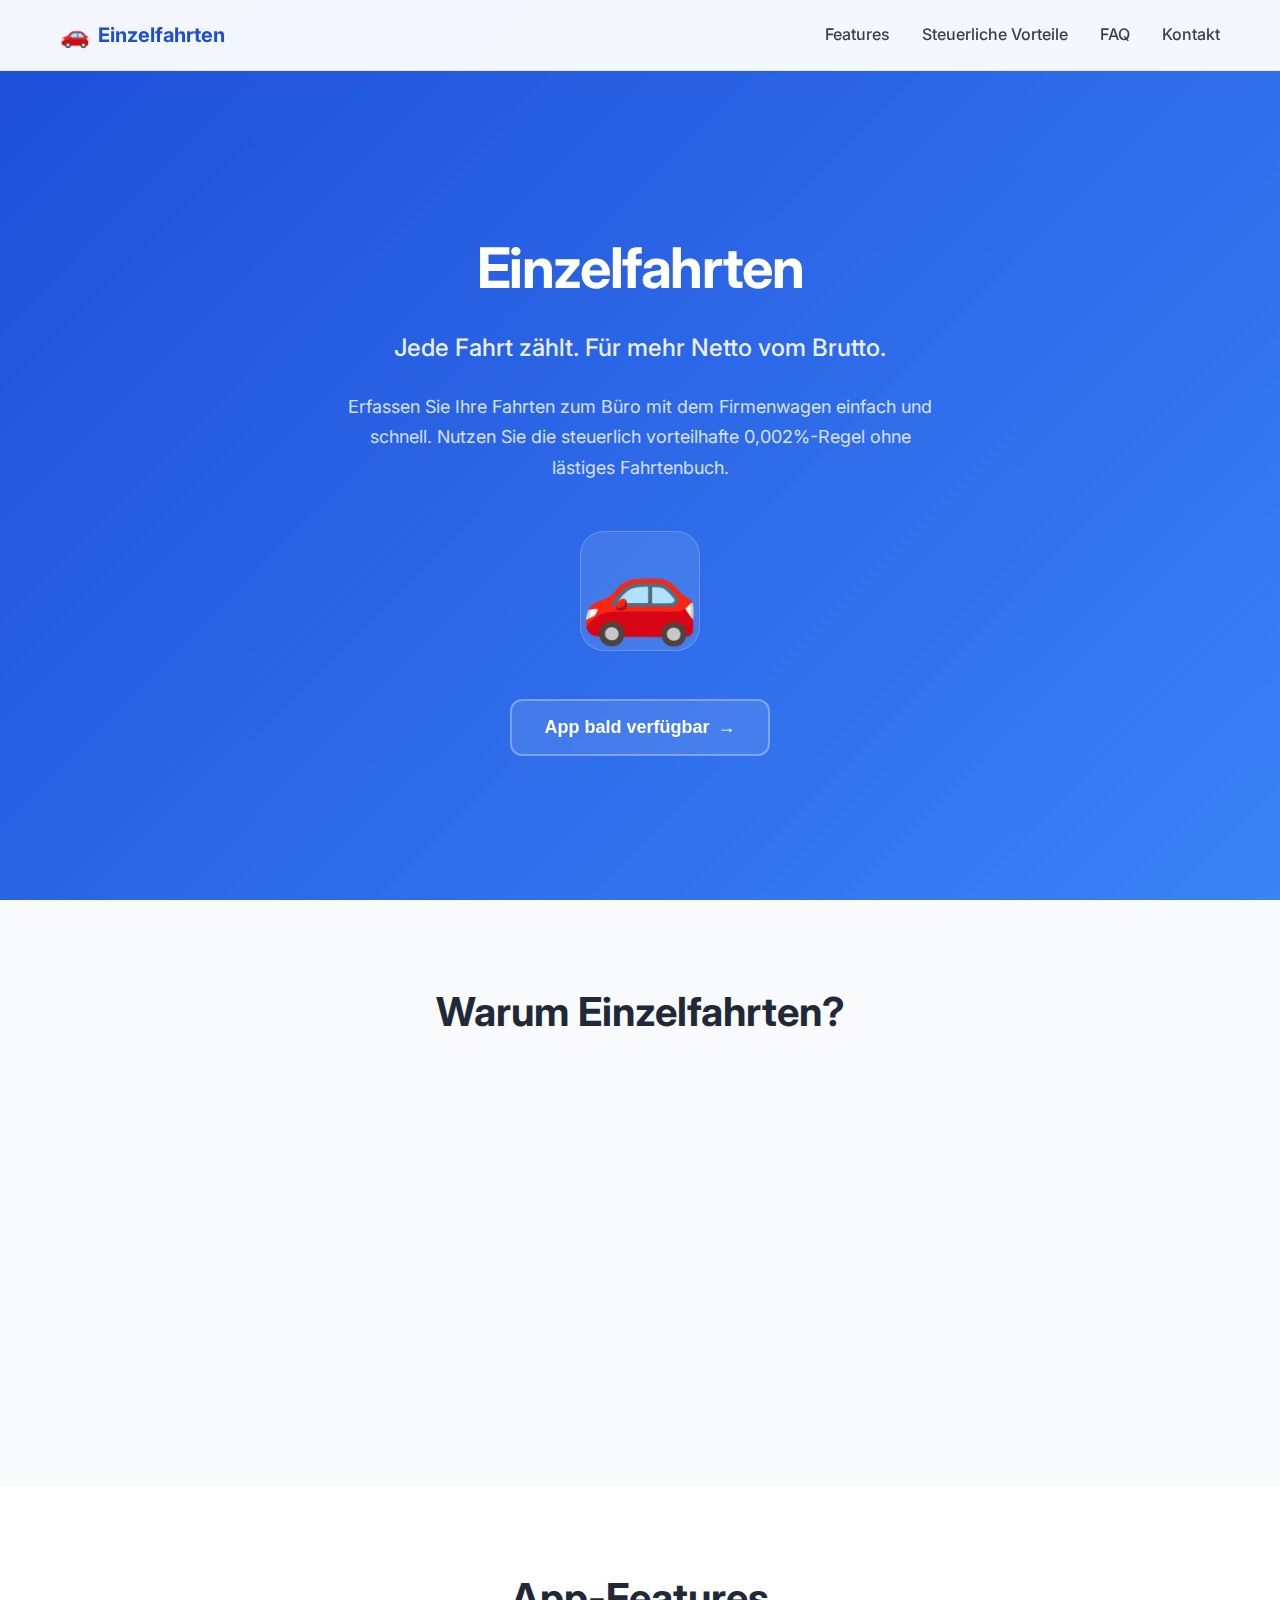
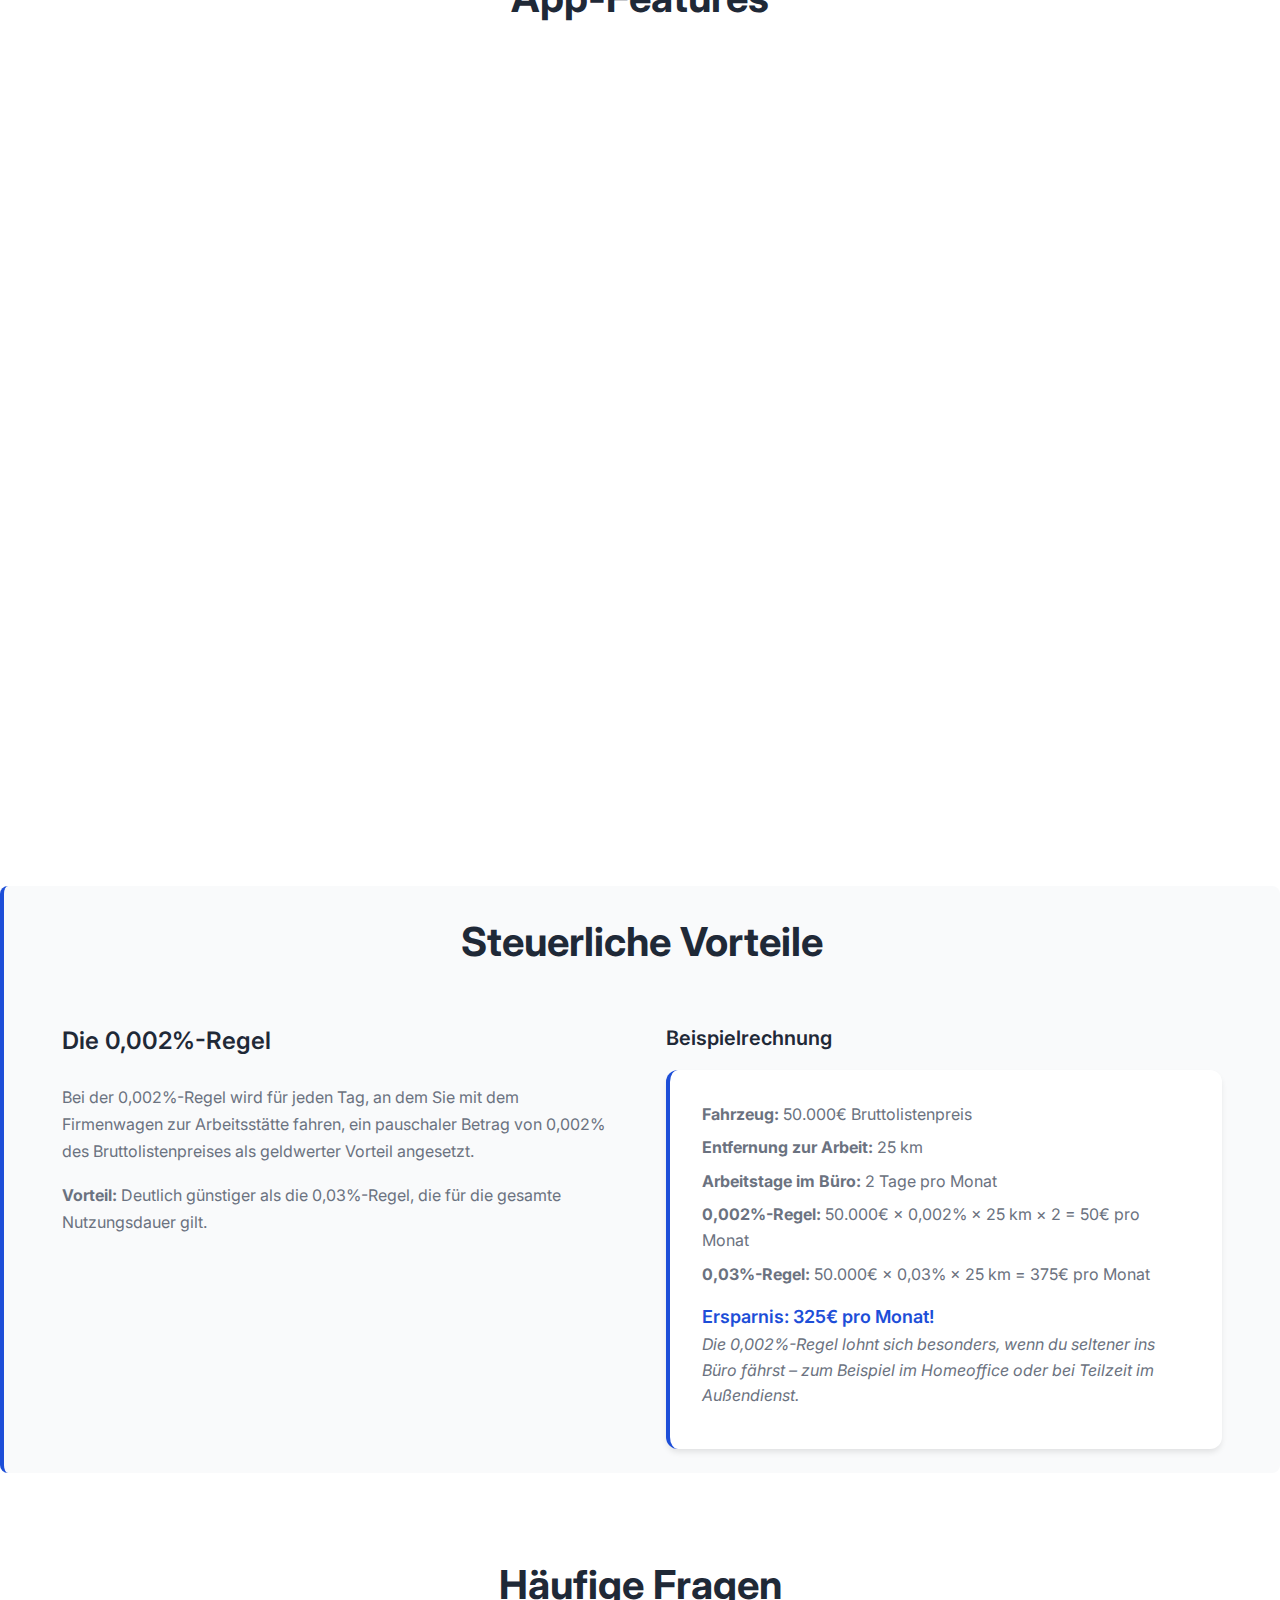
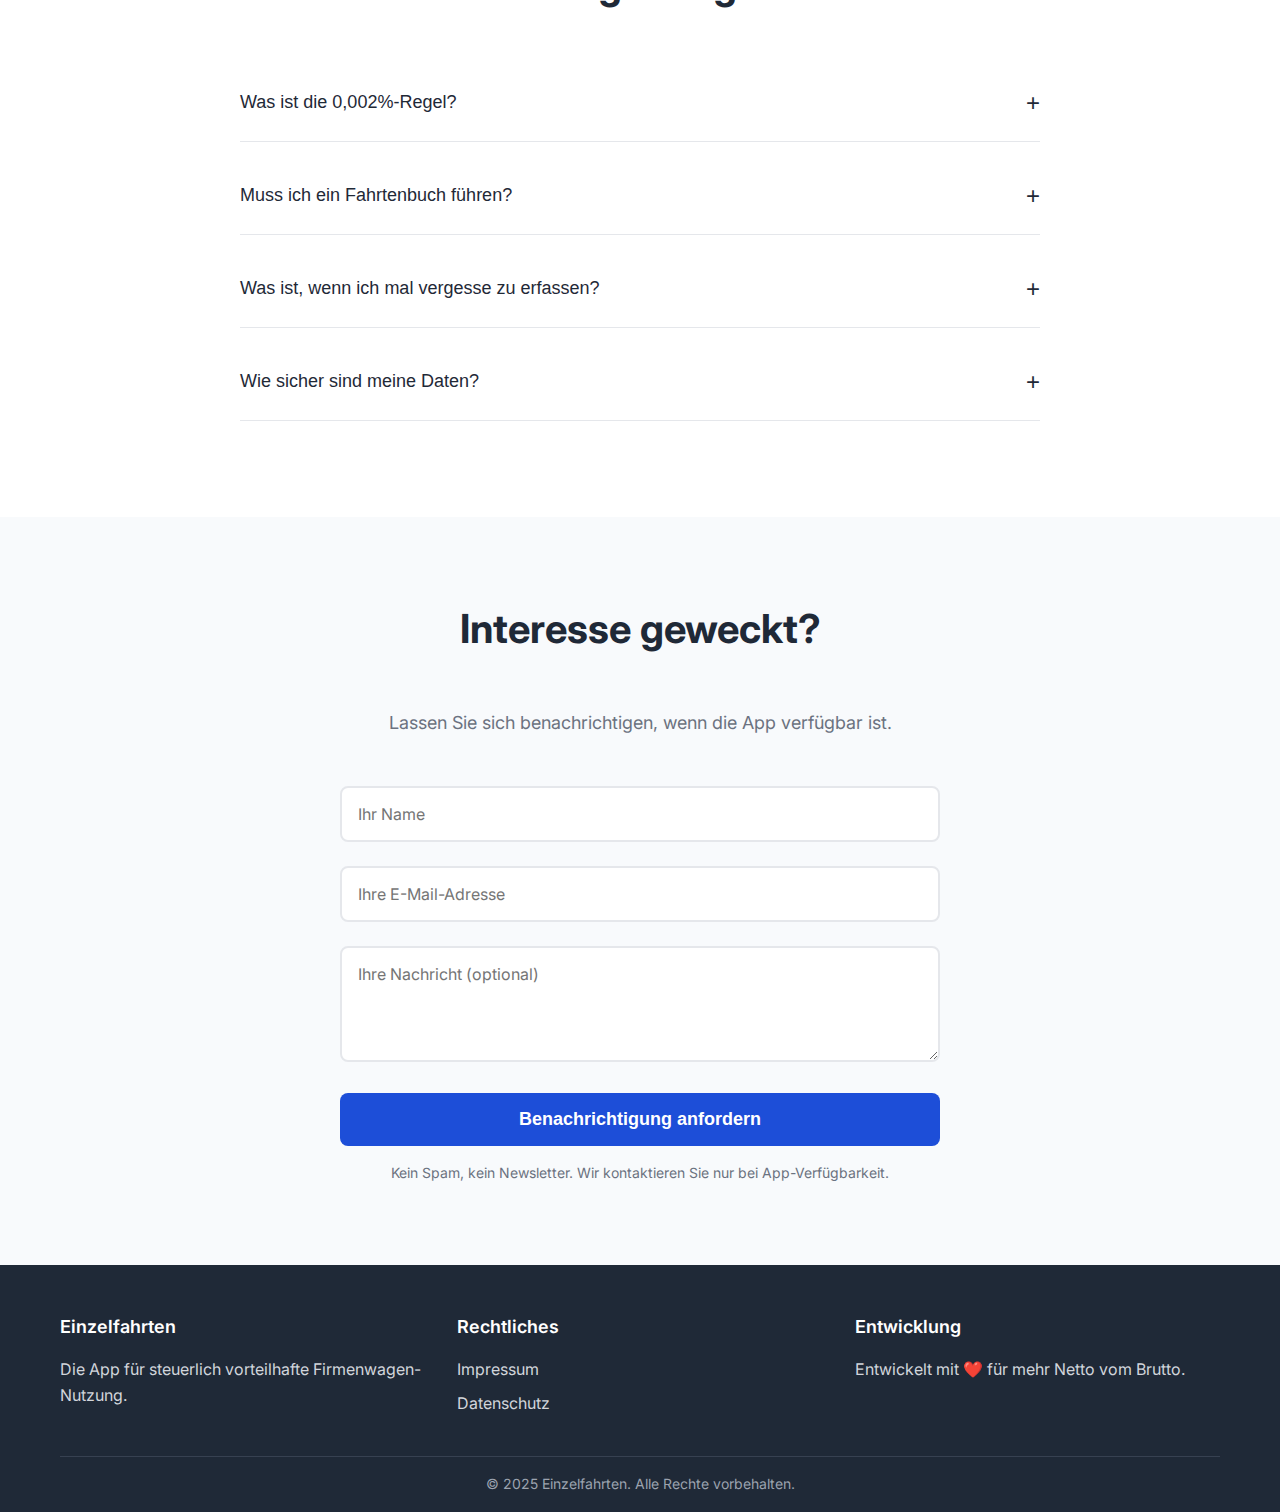
<file: index.html>
<!DOCTYPE html>
<html lang="de">
<head>
    <meta charset="UTF-8">
    <meta name="viewport" content="width=device-width, initial-scale=1.0">
    <title>Einzelfahrten - Jede Fahrt zählt. Für mehr Netto vom Brutto.</title>
    <meta name="description" content="Einfache Erfassung von Einzelfahrten zum Büro bei Firmenwagen für die steuerlich vorteilhafte 0,002%-Regel. Kein Fahrtenbuch nötig.">
    <link rel="stylesheet" href="style.css">
    <link rel="preconnect" href="https://fonts.googleapis.com">
    <link rel="preconnect" href="https://fonts.gstatic.com" crossorigin>
    <link href="https://fonts.googleapis.com/css2?family=Inter:wght@300;400;500;600;700&display=swap" rel="stylesheet">
    <!-- Cloudflare Web Analytics --><script defer src='https://static.cloudflareinsights.com/beacon.min.js' data-cf-beacon='{"token": "88425497125c4b8aaabf65c862411836"}'></script><!-- End Cloudflare Web Analytics -->
</head>
<body>
    <!-- Navigation -->
    <nav class="navbar">
        <div class="nav-container">
            <div class="nav-logo">
                <span class="logo-icon">🚗</span>
                <span class="logo-text">Einzelfahrten</span>
            </div>
            <div class="nav-menu">
                <a href="#features" class="nav-link">Features</a>
                <a href="#steuer" class="nav-link">Steuerliche Vorteile</a>
                <a href="#faq" class="nav-link">FAQ</a>
                <a href="#kontakt" class="nav-link">Kontakt</a>
            </div>
        </div>
    </nav>

    <!-- Hero Section -->
    <section class="hero">
        <div class="hero-container">
            <div class="hero-content">
                <h1 class="hero-title">Einzelfahrten</h1>
                <p class="hero-subtitle">Jede Fahrt zählt. Für mehr Netto vom Brutto.</p>
                <p class="hero-description">
                    Erfassen Sie Ihre Fahrten zum Büro mit dem Firmenwagen einfach und schnell. 
                    Nutzen Sie die steuerlich vorteilhafte 0,002%-Regel ohne lästiges Fahrtenbuch.
                </p>
                <div class="hero-app-icon">
                    <div class="app-icon">🚗</div>
                </div>
                <button class="cta-button" onclick="scrollToContact()">
                    <span class="button-text">App bald verfügbar</span>
                    <span class="button-icon">→</span>
                </button>
            </div>
        </div>
    </section>

    <!-- Vorteile Section -->
    <section class="benefits">
        <div class="container">
            <h2 class="section-title">Warum Einzelfahrten?</h2>
            <div class="benefits-grid">
                <div class="benefit-card">
                    <div class="benefit-icon">🧾</div>
                    <h3>Kein Fahrtenbuch nötig</h3>
                    <p>Erfassen Sie Ihre Fahrten mit einem Fingertipp. Keine lästige Dokumentation mehr.</p>
                </div>
                <div class="benefit-card">
                    <div class="benefit-icon">📅</div>
                    <h3>Kalenderbasierte Erfassung</h3>
                    <p>Wählen Sie einfach die Tage aus, an denen Sie mit dem Firmenwagen ins Büro gefahren sind.</p>
                </div>
                <div class="benefit-card">
                    <div class="benefit-icon">📄</div>
                    <h3>Finanzamtskonformer PDF-Nachweis</h3>
                    <p>Erstellen Sie steuerlich relevante PDF-Nachweise für Ihr Finanzamt oder Steuerberater.</p>
                </div>
            </div>
        </div>
    </section>

    <!-- Features Section -->
    <section id="features" class="features">
        <div class="container">
            <h2 class="section-title">App-Features</h2>
            <div class="features-grid">
                <div class="feature-item">
                    <div class="feature-image">
                        <div class="placeholder-image">📱</div>
                    </div>
                    <div class="feature-content">
                        <h3>Fahrtenübersicht</h3>
                        <p>Übersichtliche Kalenderansicht mit allen erfassten Fahrten. Markieren Sie Tage mit einem Klick.</p>
                    </div>
                </div>
                <div class="feature-item reverse">
                    <div class="feature-image">
                        <div class="placeholder-image">📊</div>
                    </div>
                    <div class="feature-content">
                        <h3>Steuerrechner</h3>
                        <p>Berechnen Sie Ihre steuerlichen Vorteile mit dem integrierten Rechner für 0,002% und 0,03% Regel.</p>
                    </div>
                </div>
                <div class="feature-item">
                    <div class="feature-image">
                        <div class="placeholder-image">⚙️</div>
                    </div>
                    <div class="feature-content">
                        <h3>Einstellungen</h3>
                        <p>Speichern Sie Ihre persönlichen Daten für automatische Integration in PDF-Exporte.</p>
                    </div>
                </div>
            </div>
        </div>
    </section>

    <!-- Steuerlicher Hintergrund -->
    <section id="steuer" class="tax-info">
        <div class="container">
            <h2 class="section-title">Steuerliche Vorteile</h2>
            <div class="tax-content">
                <div class="tax-explanation">
                    <h3>Die 0,002%-Regel</h3>
                    <p>
                        Bei der 0,002%-Regel wird für jeden Tag, an dem Sie mit dem Firmenwagen zur Arbeitsstätte fahren, 
                        ein pauschaler Betrag von 0,002% des Bruttolistenpreises als geldwerter Vorteil angesetzt.
                    </p>
                    <p>
                        <strong>Vorteil:</strong> Deutlich günstiger als die 0,03%-Regel, die für die gesamte Nutzungsdauer gilt.
                    </p>
                </div>
                <div class="tax-example">
                    <h4>Beispielrechnung</h4>
                    <div class="example-box">
                        <p><strong>Fahrzeug:</strong> 50.000€ Bruttolistenpreis</p>
                        <p><strong>Entfernung zur Arbeit:</strong> 25 km</p>
                        <p><strong>Arbeitstage im Büro:</strong> 2 Tage pro Monat</p>
                        <p><strong>0,002%-Regel:</strong> 50.000€ × 0,002% × 25 km × 2 = 50€ pro Monat</p>
                        <p><strong>0,03%-Regel:</strong> 50.000€ × 0,03% × 25 km = 375€ pro Monat</p>
                        <p class="highlight">Ersparnis: 325€ pro Monat!</p>
                        <p><em>Die 0,002%-Regel lohnt sich besonders, wenn du seltener ins Büro fährst – zum Beispiel im Homeoffice oder bei Teilzeit im Außendienst.</em></p>
                    </div>
                </div>
            </div>
        </div>
    </section>

    <!-- FAQ Section -->
    <section id="faq" class="faq">
        <div class="container">
            <h2 class="section-title">Häufige Fragen</h2>
            <div class="faq-list">
                <div class="faq-item">
                    <button class="faq-question" onclick="toggleFAQ(this)">
                        Was ist die 0,002%-Regel?
                        <span class="faq-icon">+</span>
                    </button>
                    <div class="faq-answer">
                        <p>Die 0,002%-Regel ist eine steuerliche Regelung für Firmenwagen. Für jeden Tag, an dem Sie mit dem Firmenwagen zur Arbeitsstätte fahren, wird 0,002% des Bruttolistenpreises als geldwerter Vorteil angesetzt. Dies ist deutlich günstiger als die 0,03%-Regel.</p>
                    </div>
                </div>
                <div class="faq-item">
                    <button class="faq-question" onclick="toggleFAQ(this)">
                        Muss ich ein Fahrtenbuch führen?
                        <span class="faq-icon">+</span>
                    </button>
                    <div class="faq-answer">
                        <p>Nein! Mit der Einzelfahrten-App erfassen Sie nur die Tage, an denen Sie mit dem Firmenwagen ins Büro gefahren sind. Ein detailliertes Fahrtenbuch ist nicht erforderlich.</p>
                    </div>
                </div>
                <div class="faq-item">
                    <button class="faq-question" onclick="toggleFAQ(this)">
                        Was ist, wenn ich mal vergesse zu erfassen?
                        <span class="faq-icon">+</span>
                    </button>
                    <div class="faq-answer">
                        <p>Kein Problem! Sie können jederzeit nachträglich Tage hinzufügen oder entfernen. Die App speichert alle Daten lokal auf Ihrem Gerät.</p>
                    </div>
                </div>
                <div class="faq-item">
                    <button class="faq-question" onclick="toggleFAQ(this)">
                        Wie sicher sind meine Daten?
                        <span class="faq-icon">+</span>
                    </button>
                    <div class="faq-answer">
                        <p>Alle Daten werden ausschließlich lokal auf Ihrem Gerät gespeichert. Es erfolgt keine Übertragung an externe Server. Ihre Daten bleiben bei Ihnen.</p>
                    </div>
                </div>
            </div>
        </div>
    </section>

    <!-- Kontakt Section -->
    <section id="kontakt" class="contact">
        <div class="container">
            <h2 class="section-title">Interesse geweckt?</h2>
            <p class="contact-subtitle">Lassen Sie sich benachrichtigen, wenn die App verfügbar ist.</p>
            <form class="contact-form" action="mailto:info@einzelfahrten.app" method="post" enctype="text/plain">
                <div class="form-group">
                    <input type="text" id="name" name="name" placeholder="Ihr Name" required>
                </div>
                <div class="form-group">
                    <input type="email" id="email" name="email" placeholder="Ihre E-Mail-Adresse" required>
                </div>
                <div class="form-group">
                    <textarea id="message" name="message" placeholder="Ihre Nachricht (optional)" rows="4"></textarea>
                </div>
                <button type="submit" class="submit-button">
                    <span>Benachrichtigung anfordern</span>
                </button>
            </form>
            <p class="contact-note">Kein Spam, kein Newsletter. Wir kontaktieren Sie nur bei App-Verfügbarkeit.</p>
        </div>
    </section>

    <!-- Footer -->
    <footer class="footer">
        <div class="container">
            <div class="footer-content">
                <div class="footer-section">
                    <h4>Einzelfahrten</h4>
                    <p>Die App für steuerlich vorteilhafte Firmenwagen-Nutzung.</p>
                </div>
                <div class="footer-section">
                    <h4>Rechtliches</h4>
                    <ul>
                        <li><a href="impressum.html" class="footer-link">Impressum</a></li>
                        <li><a href="datenschutz.html" class="footer-link">Datenschutz</a></li>
                    </ul>
                </div>
                <div class="footer-section">
                    <h4>Entwicklung</h4>
                    <p>Entwickelt mit ❤️ für mehr Netto vom Brutto.</p>
                </div>
            </div>
            <div class="footer-bottom">
                <p>&copy; 2025 Einzelfahrten. Alle Rechte vorbehalten.</p>
            </div>
        </div>
    </footer>

    <script src="script.js"></script>
</body>
</html>
</file>
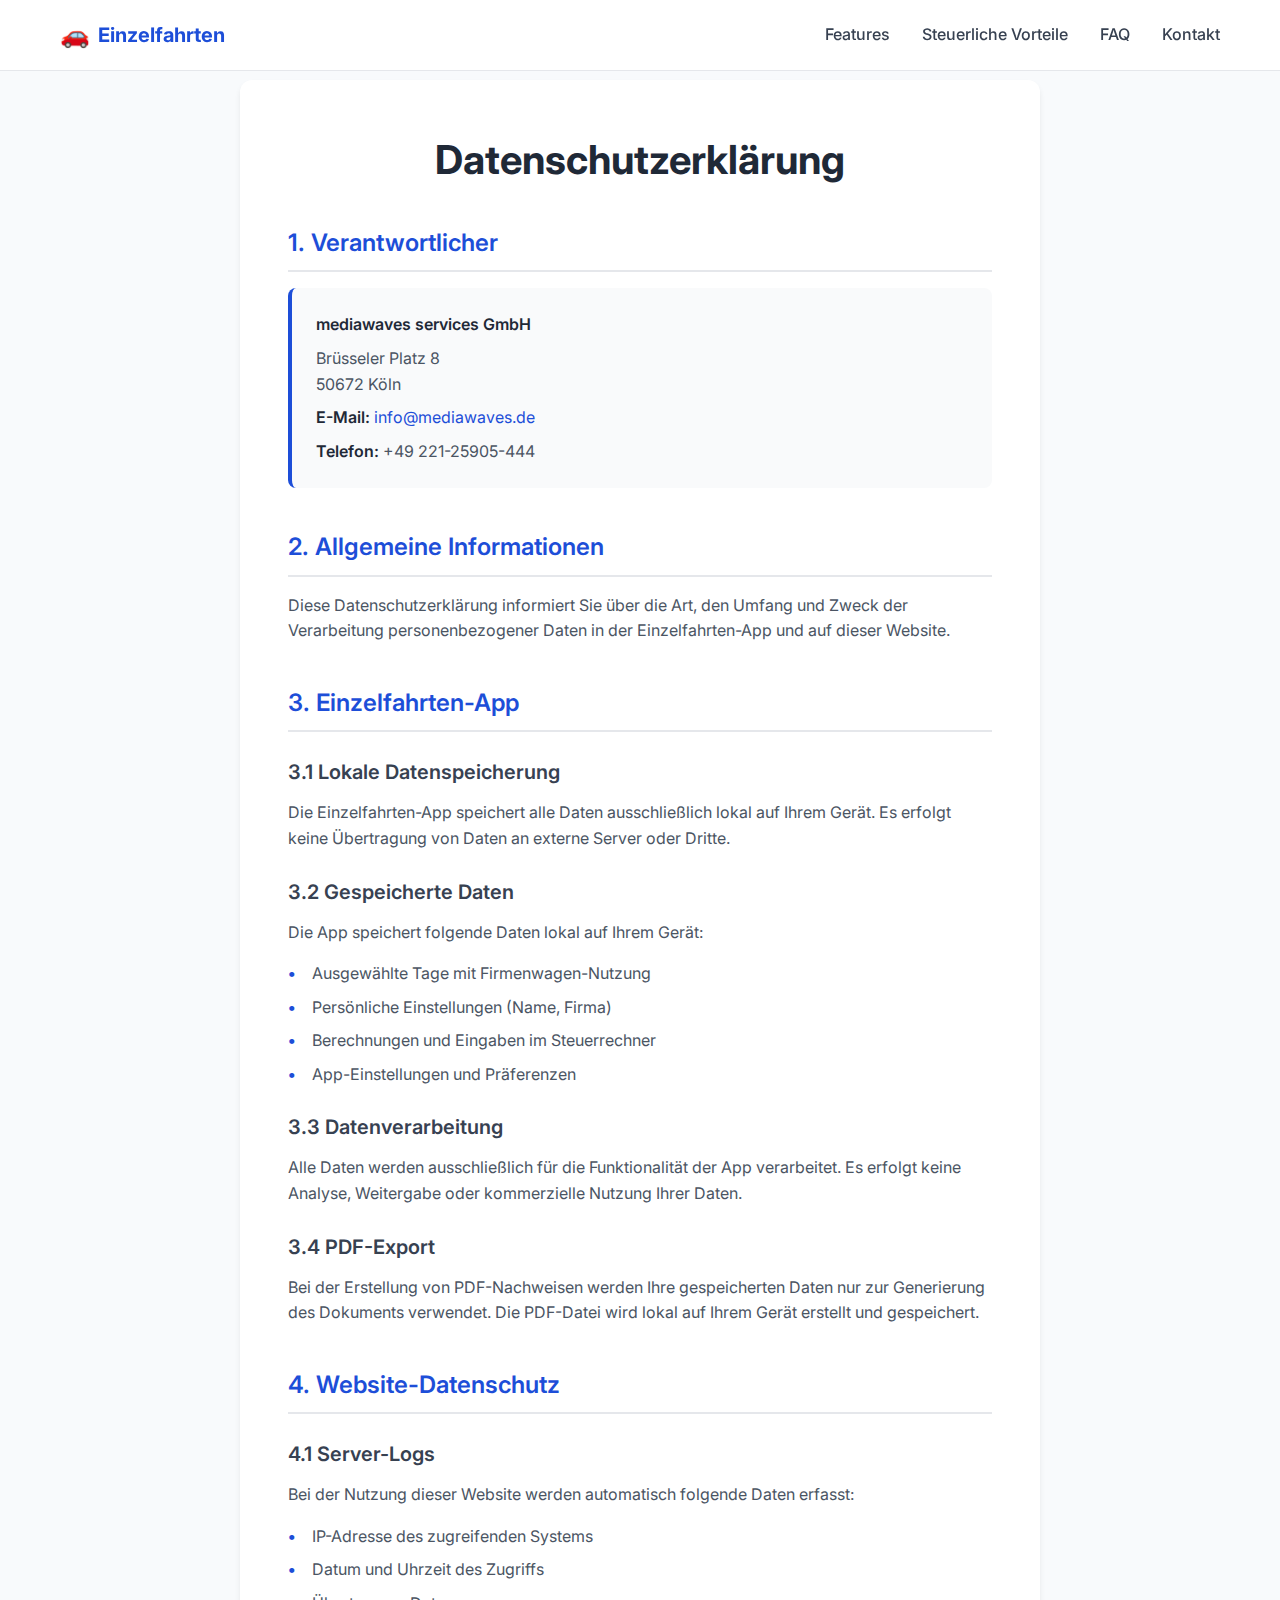
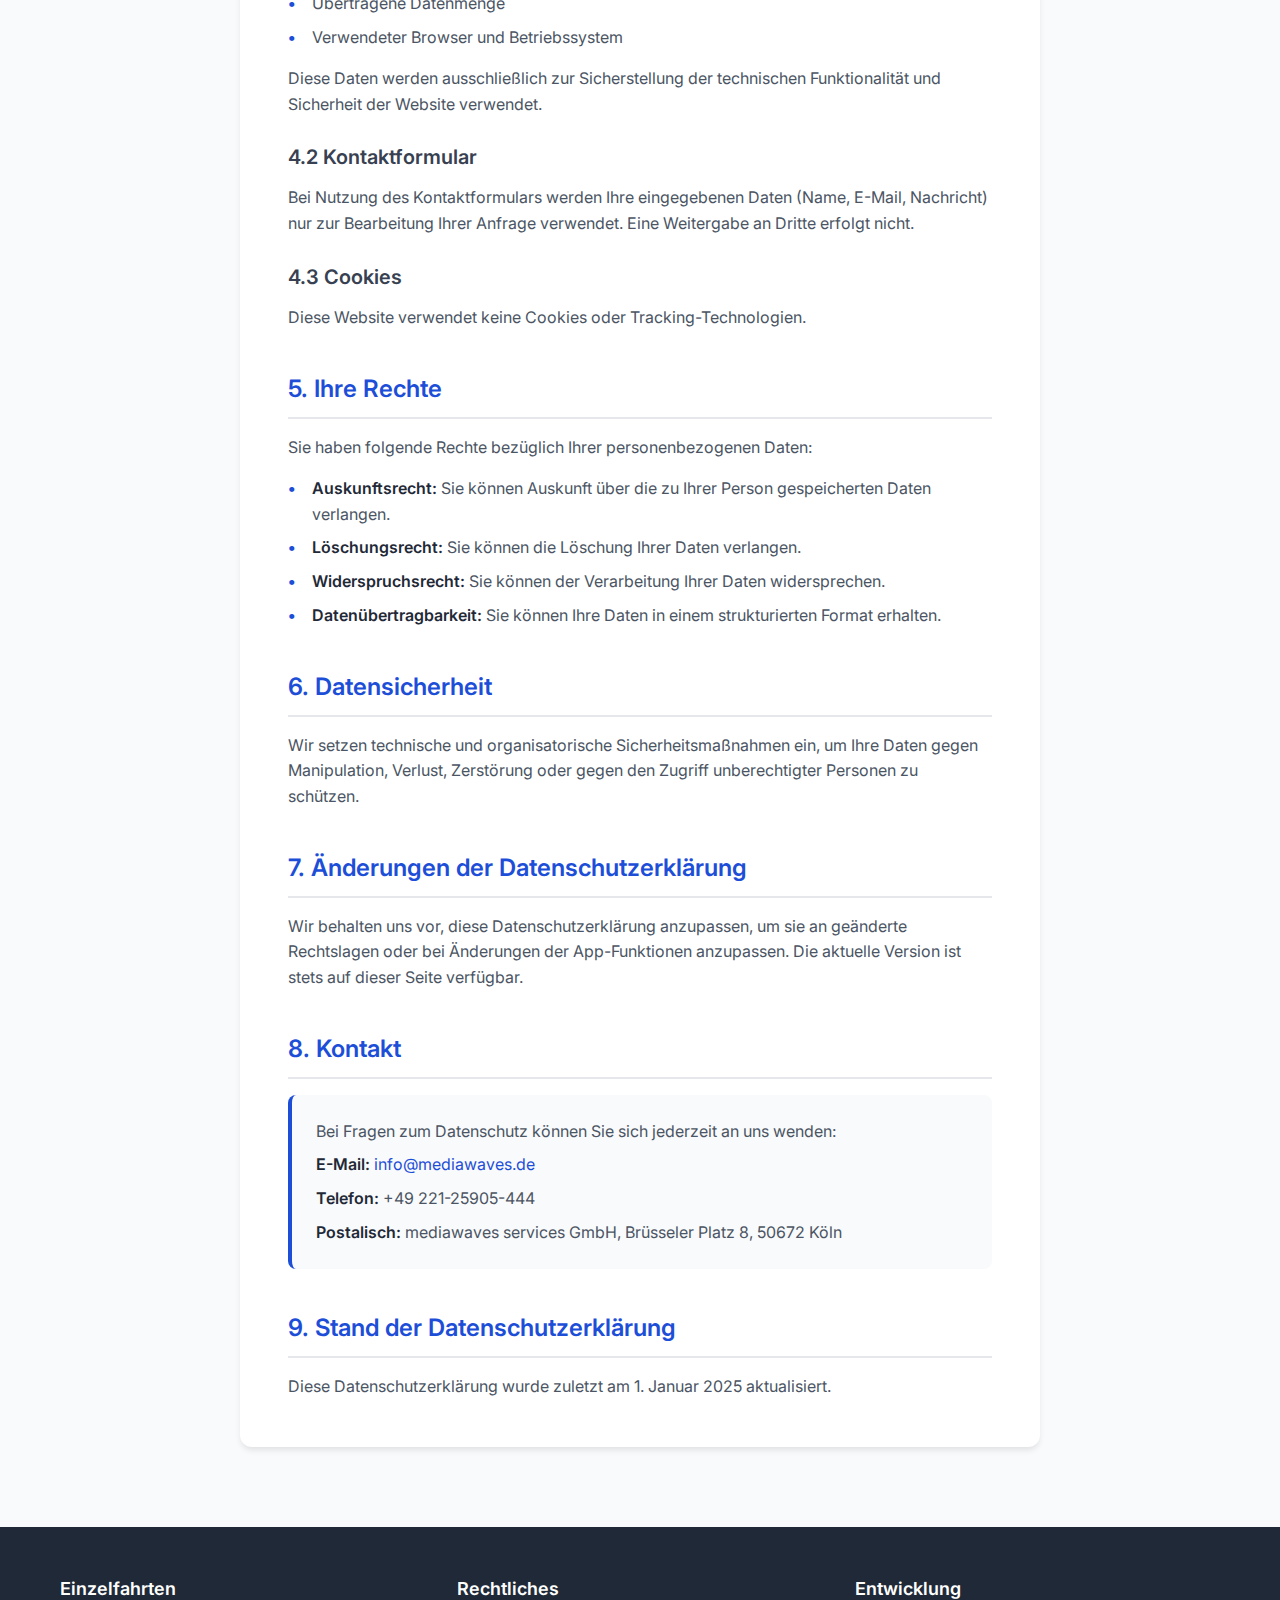
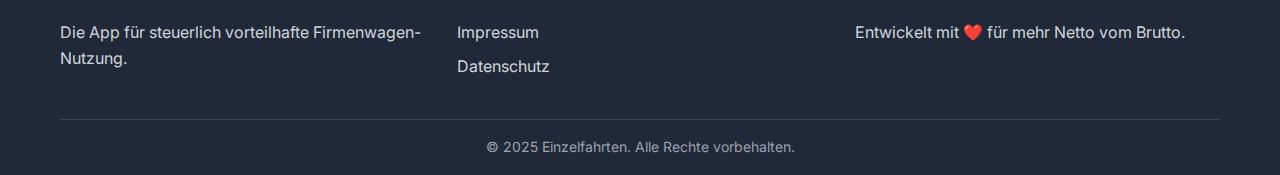
<file: datenschutz.html>
<!DOCTYPE html>
<html lang="de">
<head>
    <meta charset="UTF-8">
    <meta name="viewport" content="width=device-width, initial-scale=1.0">
    <title>Datenschutz - Einzelfahrten</title>
    <meta name="description" content="Datenschutzerklärung der Einzelfahrten App - mediawaves services GmbH">
    <link rel="stylesheet" href="style.css">
    <link rel="preconnect" href="https://fonts.googleapis.com">
    <link rel="preconnect" href="https://fonts.gstatic.com" crossorigin>
    <link href="https://fonts.googleapis.com/css2?family=Inter:wght@300;400;500;600;700&display=swap" rel="stylesheet">
</head>
<body>
    <!-- Navigation -->
    <nav class="navbar">
        <div class="nav-container">
            <div class="nav-logo">
                <a href="index.html" class="logo-link">
                    <span class="logo-icon">🚗</span>
                    <span class="logo-text">Einzelfahrten</span>
                </a>
            </div>
            <div class="nav-menu">
                <a href="index.html#features" class="nav-link">Features</a>
                <a href="index.html#steuer" class="nav-link">Steuerliche Vorteile</a>
                <a href="index.html#faq" class="nav-link">FAQ</a>
                <a href="index.html#kontakt" class="nav-link">Kontakt</a>
            </div>
        </div>
    </nav>

    <!-- Datenschutz Section -->
    <section class="impressum">
        <div class="container">
            <div class="impressum-content">
                <h1 class="impressum-title">Datenschutzerklärung</h1>
                
                <div class="impressum-section">
                    <h2>1. Verantwortlicher</h2>
                    <div class="company-info">
                        <p><strong>mediawaves services GmbH</strong></p>
                        <p>Brüsseler Platz 8<br>
                        50672 Köln</p>
                        <p><strong>E-Mail:</strong> <a href="mailto:info@mediawaves.de">info@mediawaves.de</a></p>
                        <p><strong>Telefon:</strong> +49 221-25905-444</p>
                    </div>
                </div>

                <div class="impressum-section">
                    <h2>2. Allgemeine Informationen</h2>
                    <p>Diese Datenschutzerklärung informiert Sie über die Art, den Umfang und Zweck der Verarbeitung personenbezogener Daten in der Einzelfahrten-App und auf dieser Website.</p>
                </div>

                <div class="impressum-section">
                    <h2>3. Einzelfahrten-App</h2>
                    <div class="app-privacy">
                        <h3>3.1 Lokale Datenspeicherung</h3>
                        <p>Die Einzelfahrten-App speichert alle Daten ausschließlich lokal auf Ihrem Gerät. Es erfolgt keine Übertragung von Daten an externe Server oder Dritte.</p>
                        
                        <h3>3.2 Gespeicherte Daten</h3>
                        <p>Die App speichert folgende Daten lokal auf Ihrem Gerät:</p>
                        <ul>
                            <li>Ausgewählte Tage mit Firmenwagen-Nutzung</li>
                            <li>Persönliche Einstellungen (Name, Firma)</li>
                            <li>Berechnungen und Eingaben im Steuerrechner</li>
                            <li>App-Einstellungen und Präferenzen</li>
                        </ul>
                        
                        <h3>3.3 Datenverarbeitung</h3>
                        <p>Alle Daten werden ausschließlich für die Funktionalität der App verarbeitet. Es erfolgt keine Analyse, Weitergabe oder kommerzielle Nutzung Ihrer Daten.</p>
                        
                        <h3>3.4 PDF-Export</h3>
                        <p>Bei der Erstellung von PDF-Nachweisen werden Ihre gespeicherten Daten nur zur Generierung des Dokuments verwendet. Die PDF-Datei wird lokal auf Ihrem Gerät erstellt und gespeichert.</p>
                    </div>
                </div>

                <div class="impressum-section">
                    <h2>4. Website-Datenschutz</h2>
                    <div class="website-privacy">
                        <h3>4.1 Server-Logs</h3>
                        <p>Bei der Nutzung dieser Website werden automatisch folgende Daten erfasst:</p>
                        <ul>
                            <li>IP-Adresse des zugreifenden Systems</li>
                            <li>Datum und Uhrzeit des Zugriffs</li>
                            <li>Übertragene Datenmenge</li>
                            <li>Verwendeter Browser und Betriebssystem</li>
                        </ul>
                        <p>Diese Daten werden ausschließlich zur Sicherstellung der technischen Funktionalität und Sicherheit der Website verwendet.</p>
                        
                        <h3>4.2 Kontaktformular</h3>
                        <p>Bei Nutzung des Kontaktformulars werden Ihre eingegebenen Daten (Name, E-Mail, Nachricht) nur zur Bearbeitung Ihrer Anfrage verwendet. Eine Weitergabe an Dritte erfolgt nicht.</p>
                        
                        <h3>4.3 Cookies</h3>
                        <p>Diese Website verwendet keine Cookies oder Tracking-Technologien.</p>
                    </div>
                </div>

                <div class="impressum-section">
                    <h2>5. Ihre Rechte</h2>
                    <div class="user-rights">
                        <p>Sie haben folgende Rechte bezüglich Ihrer personenbezogenen Daten:</p>
                        <ul>
                            <li><strong>Auskunftsrecht:</strong> Sie können Auskunft über die zu Ihrer Person gespeicherten Daten verlangen.</li>
                            <li><strong>Löschungsrecht:</strong> Sie können die Löschung Ihrer Daten verlangen.</li>
                            <li><strong>Widerspruchsrecht:</strong> Sie können der Verarbeitung Ihrer Daten widersprechen.</li>
                            <li><strong>Datenübertragbarkeit:</strong> Sie können Ihre Daten in einem strukturierten Format erhalten.</li>
                        </ul>
                    </div>
                </div>

                <div class="impressum-section">
                    <h2>6. Datensicherheit</h2>
                    <p>Wir setzen technische und organisatorische Sicherheitsmaßnahmen ein, um Ihre Daten gegen Manipulation, Verlust, Zerstörung oder gegen den Zugriff unberechtigter Personen zu schützen.</p>
                </div>

                <div class="impressum-section">
                    <h2>7. Änderungen der Datenschutzerklärung</h2>
                    <p>Wir behalten uns vor, diese Datenschutzerklärung anzupassen, um sie an geänderte Rechtslagen oder bei Änderungen der App-Funktionen anzupassen. Die aktuelle Version ist stets auf dieser Seite verfügbar.</p>
                </div>

                <div class="impressum-section">
                    <h2>8. Kontakt</h2>
                    <div class="contact-info">
                        <p>Bei Fragen zum Datenschutz können Sie sich jederzeit an uns wenden:</p>
                        <p><strong>E-Mail:</strong> <a href="mailto:info@mediawaves.de">info@mediawaves.de</a></p>
                        <p><strong>Telefon:</strong> +49 221-25905-444</p>
                        <p><strong>Postalisch:</strong> mediawaves services GmbH, Brüsseler Platz 8, 50672 Köln</p>
                    </div>
                </div>

                <div class="impressum-section">
                    <h2>9. Stand der Datenschutzerklärung</h2>
                    <p>Diese Datenschutzerklärung wurde zuletzt am 1. Januar 2025 aktualisiert.</p>
                </div>
            </div>
        </div>
    </section>

    <!-- Footer -->
    <footer class="footer">
        <div class="container">
            <div class="footer-content">
                <div class="footer-section">
                    <h4>Einzelfahrten</h4>
                    <p>Die App für steuerlich vorteilhafte Firmenwagen-Nutzung.</p>
                </div>
                <div class="footer-section">
                    <h4>Rechtliches</h4>
                    <ul>
                        <li><a href="impressum.html" class="footer-link">Impressum</a></li>
                        <li><a href="datenschutz.html" class="footer-link">Datenschutz</a></li>
                    </ul>
                </div>
                <div class="footer-section">
                    <h4>Entwicklung</h4>
                    <p>Entwickelt mit ❤️ für mehr Netto vom Brutto.</p>
                </div>
            </div>
            <div class="footer-bottom">
                <p>&copy; 2025 Einzelfahrten. Alle Rechte vorbehalten.</p>
            </div>
        </div>
    </footer>

    <script src="script.js"></script>
</body>
</html>
</file>
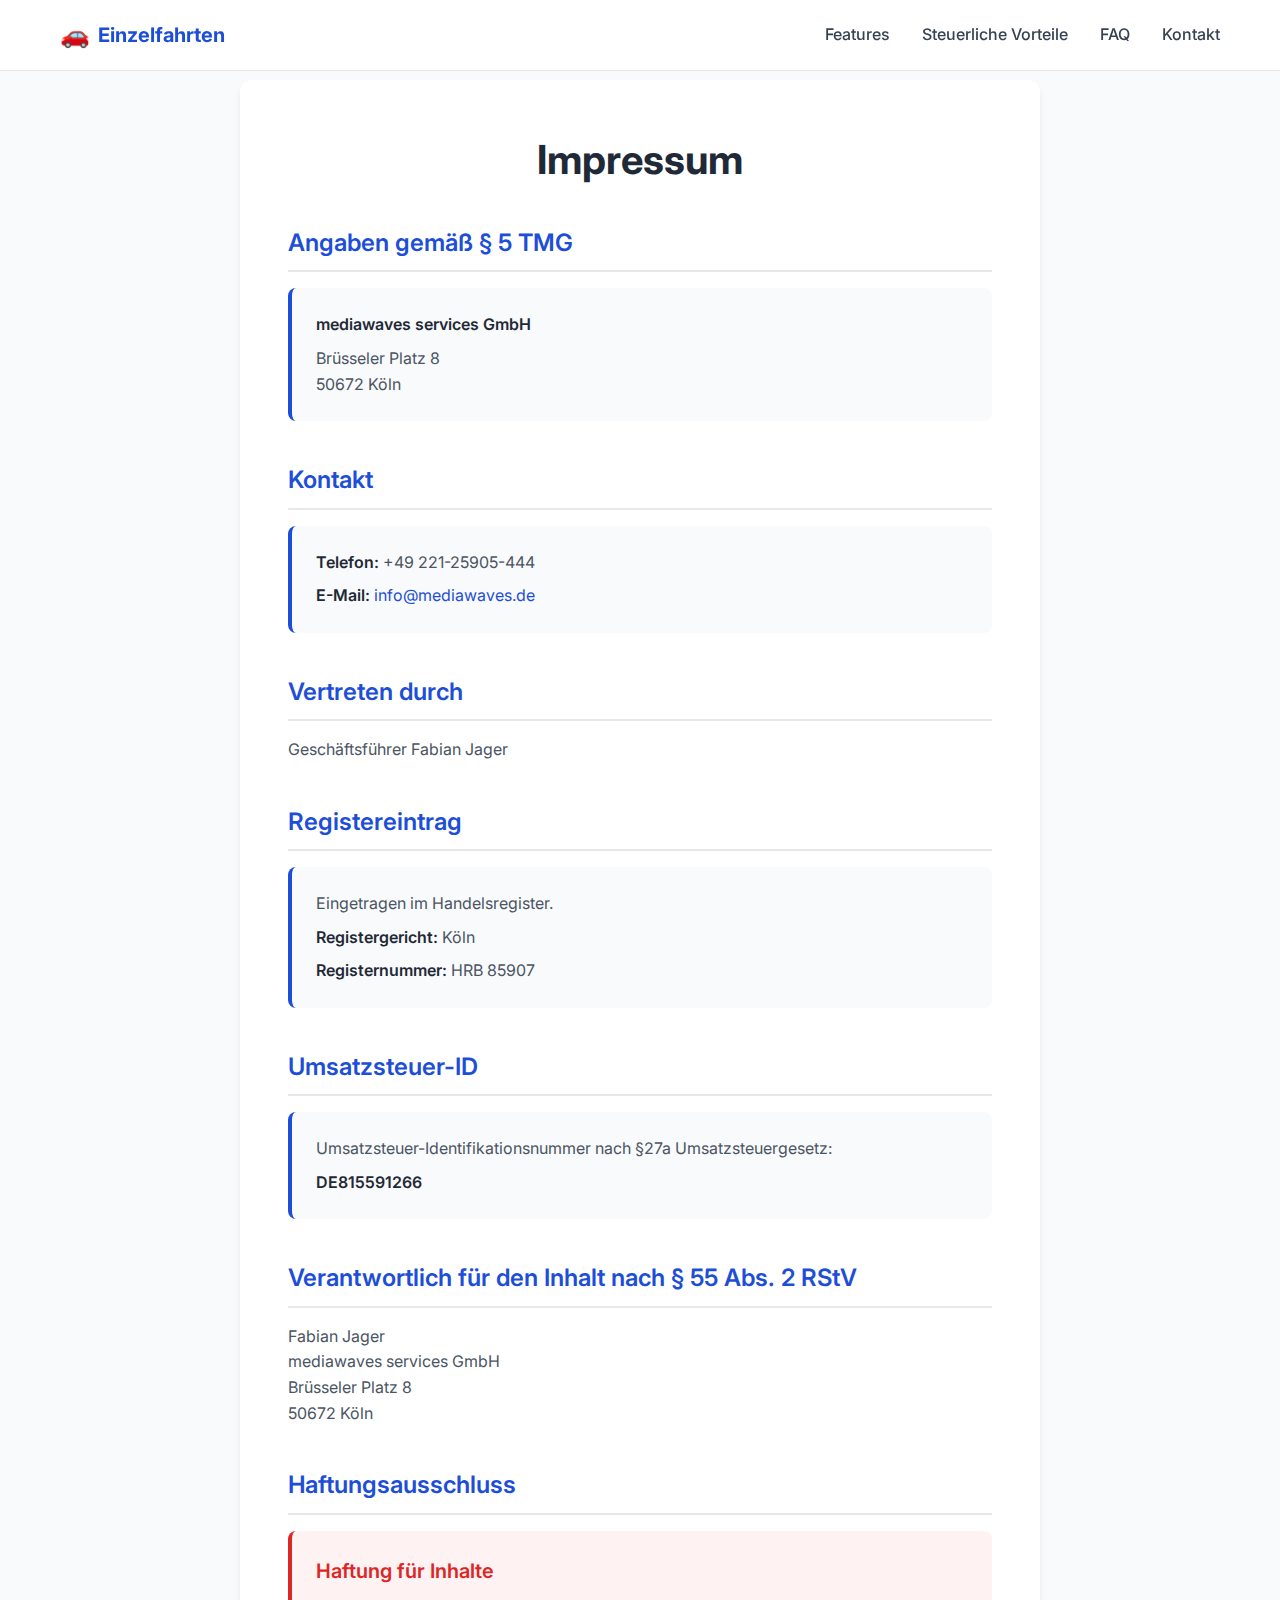
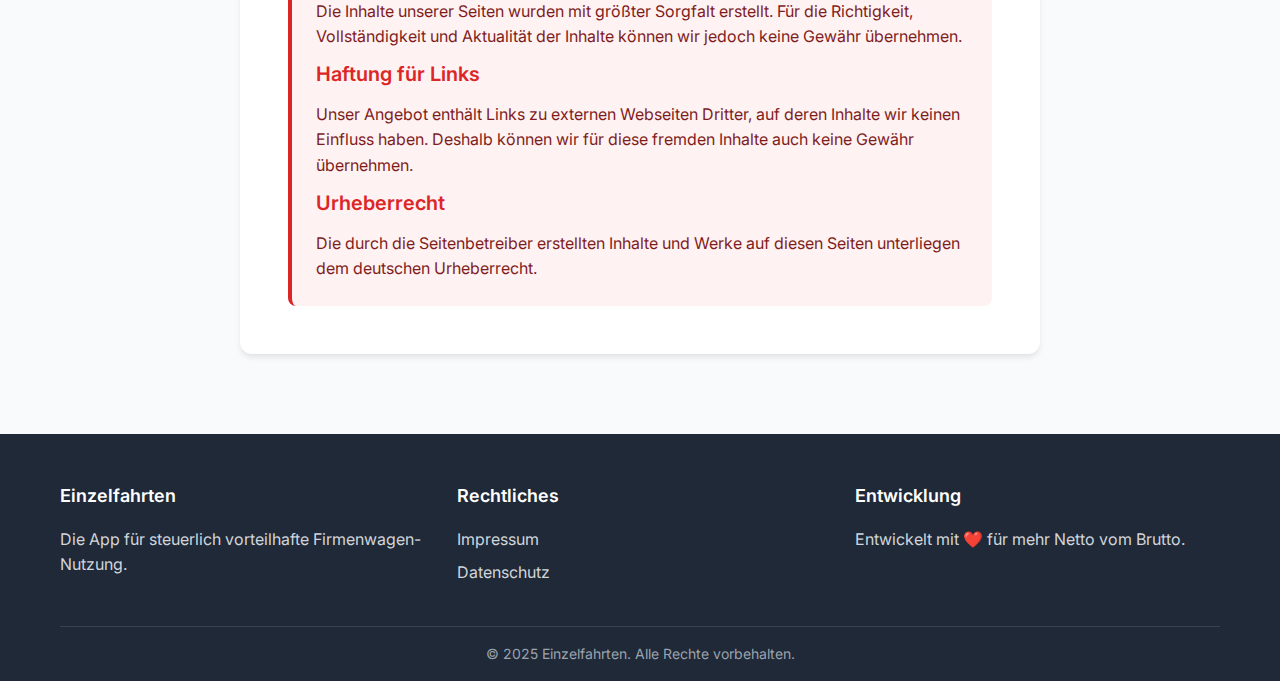
<file: impressum.html>
<!DOCTYPE html>
<html lang="de">
<head>
    <meta charset="UTF-8">
    <meta name="viewport" content="width=device-width, initial-scale=1.0">
    <title>Impressum - Einzelfahrten</title>
    <meta name="description" content="Impressum der Einzelfahrten App - mediawaves services GmbH">
    <link rel="stylesheet" href="style.css">
    <link rel="preconnect" href="https://fonts.googleapis.com">
    <link rel="preconnect" href="https://fonts.gstatic.com" crossorigin>
    <link href="https://fonts.googleapis.com/css2?family=Inter:wght@300;400;500;600;700&display=swap" rel="stylesheet">
    <!-- Cloudflare Web Analytics --><script defer src='https://static.cloudflareinsights.com/beacon.min.js' data-cf-beacon='{"token": "88425497125c4b8aaabf65c862411836"}'></script><!-- End Cloudflare Web Analytics -->
</head>
<body>
    <!-- Navigation will be loaded dynamically -->
    <div id="navigation-placeholder"></div>

    <!-- Impressum Section -->
    <section class="impressum">
        <div class="container">
            <div class="impressum-content">
                <h1 class="impressum-title">Impressum</h1>
                
                <div class="impressum-section">
                    <h2>Angaben gemäß § 5 TMG</h2>
                    <div class="company-info">
                        <p><strong>mediawaves services GmbH</strong></p>
                        <p>Brüsseler Platz 8<br>
                        50672 Köln</p>
                    </div>
                </div>

                <div class="impressum-section">
                    <h2>Kontakt</h2>
                    <div class="contact-info">
                        <p><strong>Telefon:</strong> +49 221-25905-444</p>
                        <p><strong>E-Mail:</strong> <a href="mailto:info@mediawaves.de">info@mediawaves.de</a></p>
                    </div>
                </div>

                <div class="impressum-section">
                    <h2>Vertreten durch</h2>
                    <p>Geschäftsführer Fabian Jager</p>
                </div>

                <div class="impressum-section">
                    <h2>Registereintrag</h2>
                    <div class="register-info">
                        <p>Eingetragen im Handelsregister.</p>
                        <p><strong>Registergericht:</strong> Köln</p>
                        <p><strong>Registernummer:</strong> HRB 85907</p>
                    </div>
                </div>

                <div class="impressum-section">
                    <h2>Umsatzsteuer-ID</h2>
                    <div class="tax-info">
                        <p>Umsatzsteuer-Identifikationsnummer nach §27a Umsatzsteuergesetz:</p>
                        <p><strong>DE815591266</strong></p>
                    </div>
                </div>

                <div class="impressum-section">
                    <h2>Verantwortlich für den Inhalt nach § 55 Abs. 2 RStV</h2>
                    <p>Fabian Jager<br>
                    mediawaves services GmbH<br>
                    Brüsseler Platz 8<br>
                    50672 Köln</p>
                </div>

                <div class="impressum-section">
                    <h2>Haftungsausschluss</h2>
                    <div class="disclaimer">
                        <h3>Haftung für Inhalte</h3>
                        <p>Die Inhalte unserer Seiten wurden mit größter Sorgfalt erstellt. Für die Richtigkeit, Vollständigkeit und Aktualität der Inhalte können wir jedoch keine Gewähr übernehmen.</p>
                        
                        <h3>Haftung für Links</h3>
                        <p>Unser Angebot enthält Links zu externen Webseiten Dritter, auf deren Inhalte wir keinen Einfluss haben. Deshalb können wir für diese fremden Inhalte auch keine Gewähr übernehmen.</p>
                        
                        <h3>Urheberrecht</h3>
                        <p>Die durch die Seitenbetreiber erstellten Inhalte und Werke auf diesen Seiten unterliegen dem deutschen Urheberrecht.</p>
                    </div>
                </div>
            </div>
        </div>
    </section>

    <!-- Footer will be loaded dynamically -->
    <div id="footer-placeholder"></div>

    <script src="script.js"></script>
</body>
</html>
</file>
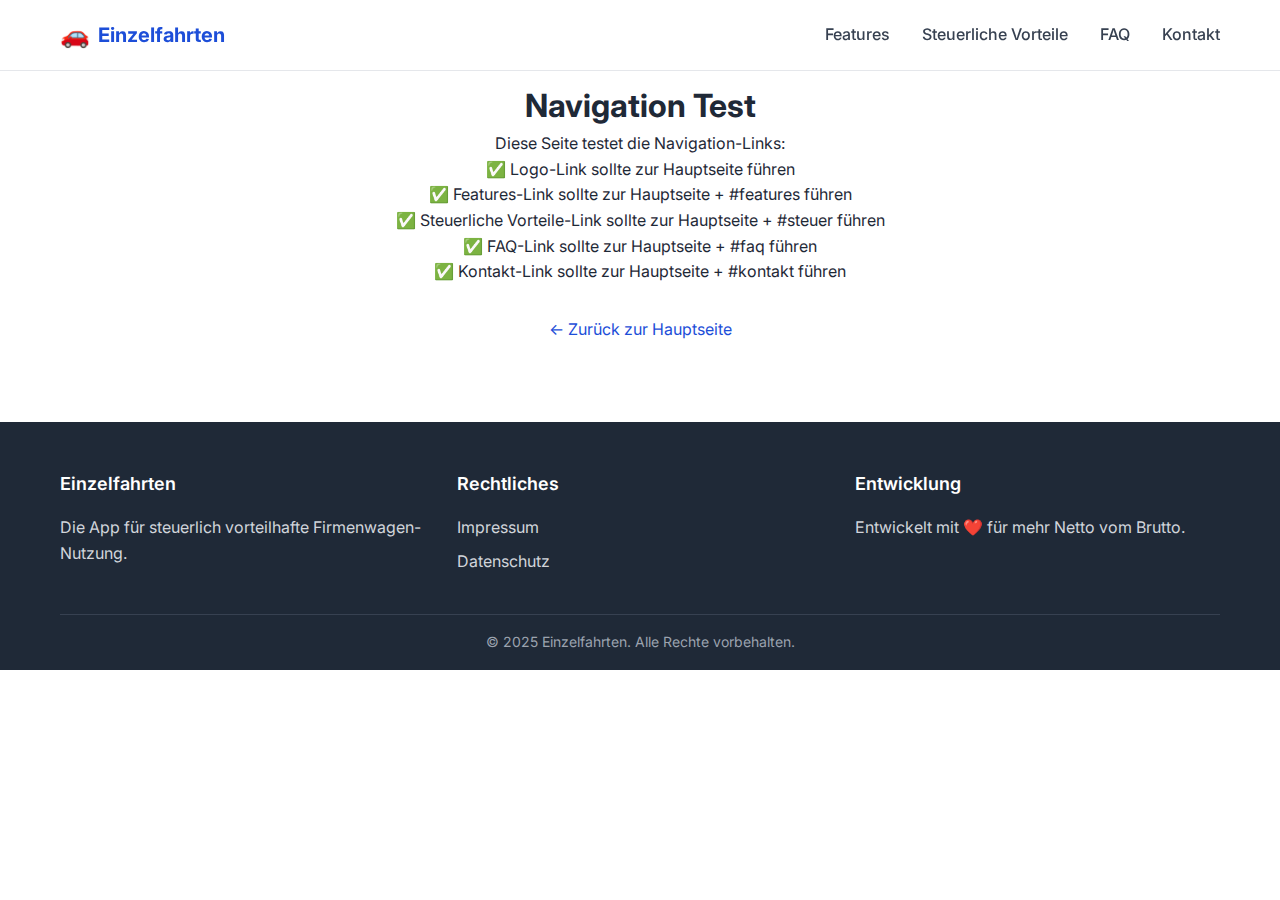
<file: test-navigation.html>
<!DOCTYPE html>
<html lang="de">
<head>
    <meta charset="UTF-8">
    <meta name="viewport" content="width=device-width, initial-scale=1.0">
    <title>Navigation Test - Einzelfahrten</title>
    <link rel="stylesheet" href="style.css">
    <link rel="preconnect" href="https://fonts.googleapis.com">
    <link rel="preconnect" href="https://fonts.gstatic.com" crossorigin>
    <link href="https://fonts.googleapis.com/css2?family=Inter:wght@300;400;500;600;700&display=swap" rel="stylesheet">
</head>
<body>
    <!-- Navigation will be loaded dynamically -->
    <div id="navigation-placeholder"></div>

    <!-- Test Content -->
    <section style="padding: 5rem 0; text-align: center;">
        <div class="container">
            <h1>Navigation Test</h1>
            <p>Diese Seite testet die Navigation-Links:</p>
            <ul style="list-style: none; padding: 0;">
                <li>✅ Logo-Link sollte zur Hauptseite führen</li>
                <li>✅ Features-Link sollte zur Hauptseite + #features führen</li>
                <li>✅ Steuerliche Vorteile-Link sollte zur Hauptseite + #steuer führen</li>
                <li>✅ FAQ-Link sollte zur Hauptseite + #faq führen</li>
                <li>✅ Kontakt-Link sollte zur Hauptseite + #kontakt führen</li>
            </ul>
            <p style="margin-top: 2rem;">
                <a href="index.html" style="color: #1d4ed8; text-decoration: none;">← Zurück zur Hauptseite</a>
            </p>
        </div>
    </section>

    <!-- Footer will be loaded dynamically -->
    <div id="footer-placeholder"></div>

    <script src="script.js"></script>
</body>
</html>
</file>
<file: style.css>
/* Reset and Base Styles */
* {
    margin: 0;
    padding: 0;
    box-sizing: border-box;
}

html {
    scroll-behavior: smooth;
}

body {
    font-family: 'Inter', -apple-system, BlinkMacSystemFont, 'Segoe UI', Roboto, sans-serif;
    line-height: 1.6;
    color: #1f2937;
    background-color: #ffffff;
}

.container {
    max-width: 1200px;
    margin: 0 auto;
    padding: 0 20px;
}

/* Navigation */
.navbar {
    position: fixed;
    top: 0;
    width: 100%;
    background: rgba(255, 255, 255, 0.95);
    backdrop-filter: blur(10px);
    border-bottom: 1px solid #e5e7eb;
    z-index: 1000;
    padding: 1rem 0;
}

.nav-container {
    max-width: 1200px;
    margin: 0 auto;
    padding: 0 20px;
    display: flex;
    justify-content: space-between;
    align-items: center;
}

.nav-logo {
    display: flex;
    align-items: center;
    gap: 0.5rem;
    font-weight: 700;
    font-size: 1.25rem;
    color: #1d4ed8;
}

.logo-icon {
    font-size: 1.5rem;
}

.nav-menu {
    display: flex;
    gap: 2rem;
    align-items: center;
}

.nav-link {
    text-decoration: none;
    color: #374151;
    font-weight: 500;
    transition: color 0.3s ease;
}

.nav-link:hover {
    color: #1d4ed8;
}

/* Hero Section */
.hero {
    min-height: 100vh;
    display: flex;
    align-items: center;
    background: linear-gradient(135deg, #1d4ed8 0%, #3b82f6 100%);
    color: white;
    padding-top: 80px;
}

.hero-container {
    max-width: 1200px;
    margin: 0 auto;
    padding: 0 20px;
    text-align: center;
}

.hero-title {
    font-size: 3.5rem;
    font-weight: 700;
    margin-bottom: 1rem;
    letter-spacing: -0.025em;
}

.hero-subtitle {
    font-size: 1.5rem;
    font-weight: 500;
    margin-bottom: 1.5rem;
    opacity: 0.9;
}

.hero-description {
    font-size: 1.125rem;
    max-width: 600px;
    margin: 0 auto 2rem;
    opacity: 0.8;
    line-height: 1.7;
}

.hero-app-icon {
    margin: 3rem 0;
}

.app-icon {
    font-size: 6rem;
    margin: 0 auto;
    width: 120px;
    height: 120px;
    background: rgba(255, 255, 255, 0.1);
    border-radius: 24px;
    display: flex;
    align-items: center;
    justify-content: center;
    backdrop-filter: blur(10px);
    border: 1px solid rgba(255, 255, 255, 0.2);
}

.cta-button {
    background: rgba(255, 255, 255, 0.1);
    border: 2px solid rgba(255, 255, 255, 0.3);
    color: white;
    padding: 1rem 2rem;
    border-radius: 12px;
    font-size: 1.125rem;
    font-weight: 600;
    cursor: pointer;
    transition: all 0.3s ease;
    display: inline-flex;
    align-items: center;
    gap: 0.5rem;
    backdrop-filter: blur(10px);
}

.cta-button:hover {
    background: rgba(255, 255, 255, 0.2);
    border-color: rgba(255, 255, 255, 0.5);
    transform: translateY(-2px);
}

.button-icon {
    transition: transform 0.3s ease;
}

.cta-button:hover .button-icon {
    transform: translateX(4px);
}

/* Section Titles */
.section-title {
    font-size: 2.5rem;
    font-weight: 700;
    text-align: center;
    margin-bottom: 3rem;
    color: #1f2937;
}

/* Benefits Section */
.benefits {
    padding: 5rem 0;
    background-color: #f8fafc;
}

.benefits-grid {
    display: grid;
    grid-template-columns: repeat(auto-fit, minmax(300px, 1fr));
    gap: 2rem;
}

.benefit-card {
    background: white;
    padding: 2rem;
    border-radius: 16px;
    text-align: center;
    box-shadow: 0 4px 6px -1px rgba(0, 0, 0, 0.1);
    transition: transform 0.3s ease, box-shadow 0.3s ease;
}

.benefit-card:hover {
    transform: translateY(-4px);
    box-shadow: 0 20px 25px -5px rgba(0, 0, 0, 0.1);
}

.benefit-icon {
    font-size: 3rem;
    margin-bottom: 1rem;
}

.benefit-card h3 {
    font-size: 1.25rem;
    font-weight: 600;
    margin-bottom: 1rem;
    color: #1f2937;
}

.benefit-card p {
    color: #6b7280;
    line-height: 1.6;
}

/* Features Section */
.features {
    padding: 5rem 0;
}

.features-grid {
    display: flex;
    flex-direction: column;
    gap: 4rem;
}

.feature-item {
    display: grid;
    grid-template-columns: 1fr 1fr;
    gap: 3rem;
    align-items: center;
}

.feature-item.reverse {
    direction: rtl;
}

.feature-item.reverse .feature-content {
    direction: ltr;
}

.feature-image {
    display: flex;
    justify-content: center;
    align-items: center;
}

.placeholder-image {
    width: 300px;
    height: 200px;
    background: linear-gradient(135deg, #1d4ed8 0%, #3b82f6 100%);
    border-radius: 16px;
    display: flex;
    align-items: center;
    justify-content: center;
    font-size: 4rem;
    color: white;
    box-shadow: 0 10px 25px -5px rgba(29, 78, 216, 0.3);
}

.feature-content h3 {
    font-size: 1.5rem;
    font-weight: 600;
    margin-bottom: 1rem;
    color: #1f2937;
}

.feature-content p {
    color: #6b7280;
    line-height: 1.7;
    font-size: 1.125rem;
}

/* Tax Info Section */
.tax-info {
    padding: 5rem 0;
    background-color: #f8fafc;
}

.tax-content {
    display: grid;
    grid-template-columns: 1fr 1fr;
    gap: 3rem;
    align-items: start;
}

.tax-explanation h3 {
    font-size: 1.5rem;
    font-weight: 600;
    margin-bottom: 1.5rem;
    color: #1f2937;
}

.tax-explanation p {
    margin-bottom: 1rem;
    color: #6b7280;
    line-height: 1.7;
}

.tax-example h4 {
    font-size: 1.25rem;
    font-weight: 600;
    margin-bottom: 1rem;
    color: #1f2937;
}

.example-box {
    background: white;
    padding: 2rem;
    border-radius: 12px;
    border-left: 4px solid #1d4ed8;
    box-shadow: 0 4px 6px -1px rgba(0, 0, 0, 0.1);
}

.example-box p {
    margin-bottom: 0.5rem;
    color: #6b7280;
}

.example-box .highlight {
    color: #1d4ed8;
    font-weight: 600;
    font-size: 1.125rem;
    margin-top: 1rem;
    margin-bottom: 0;
}

/* FAQ Section */
.faq {
    padding: 5rem 0;
}

.faq-list {
    max-width: 800px;
    margin: 0 auto;
}

.faq-item {
    border-bottom: 1px solid #e5e7eb;
    margin-bottom: 1rem;
}

.faq-question {
    width: 100%;
    background: none;
    border: none;
    padding: 1.5rem 0;
    text-align: left;
    font-size: 1.125rem;
    font-weight: 500;
    color: #1f2937;
    cursor: pointer;
    display: flex;
    justify-content: space-between;
    align-items: center;
    transition: color 0.3s ease;
}

.faq-question:hover {
    color: #1d4ed8;
}

.faq-icon {
    font-size: 1.5rem;
    font-weight: 300;
    transition: transform 0.3s ease;
}

.faq-item.active .faq-icon {
    transform: rotate(45deg);
}

.faq-answer {
    max-height: 0;
    overflow: hidden;
    transition: max-height 0.3s ease;
}

.faq-item.active .faq-answer {
    max-height: 200px;
    padding-bottom: 1.5rem;
}

.faq-answer p {
    color: #6b7280;
    line-height: 1.6;
}

/* Contact Section */
.contact {
    padding: 5rem 0;
    background-color: #f8fafc;
}

.contact-subtitle {
    text-align: center;
    font-size: 1.125rem;
    color: #6b7280;
    margin-bottom: 3rem;
}

.contact-form {
    max-width: 600px;
    margin: 0 auto;
}

.form-group {
    margin-bottom: 1.5rem;
}

.form-group input,
.form-group textarea {
    width: 100%;
    padding: 1rem;
    border: 2px solid #e5e7eb;
    border-radius: 8px;
    font-size: 1rem;
    font-family: inherit;
    transition: border-color 0.3s ease;
}

.form-group input:focus,
.form-group textarea:focus {
    outline: none;
    border-color: #1d4ed8;
}

.submit-button {
    width: 100%;
    background: #1d4ed8;
    color: white;
    border: none;
    padding: 1rem 2rem;
    border-radius: 8px;
    font-size: 1.125rem;
    font-weight: 600;
    cursor: pointer;
    transition: background-color 0.3s ease;
}

.submit-button:hover {
    background: #1e40af;
}

.contact-note {
    text-align: center;
    margin-top: 1rem;
    font-size: 0.875rem;
    color: #6b7280;
}

/* Footer */
.footer {
    background: #1f2937;
    color: white;
    padding: 3rem 0 1rem;
}

.footer-content {
    display: grid;
    grid-template-columns: repeat(auto-fit, minmax(250px, 1fr));
    gap: 2rem;
    margin-bottom: 2rem;
}

.footer-section h4 {
    font-size: 1.125rem;
    font-weight: 600;
    margin-bottom: 1rem;
}

.footer-section p {
    color: #d1d5db;
    line-height: 1.6;
}

.footer-section ul {
    list-style: none;
}

.footer-section li {
    margin-bottom: 0.5rem;
}

.footer-link {
    color: #d1d5db;
    text-decoration: none;
    transition: color 0.3s ease;
}

.footer-link:hover {
    color: white;
}

.footer-bottom {
    border-top: 1px solid #374151;
    padding-top: 1rem;
    text-align: center;
    color: #9ca3af;
    font-size: 0.875rem;
}

/* Responsive Design */
@media (max-width: 768px) {
    .nav-menu {
        display: none;
    }
    
    .hero-title {
        font-size: 2.5rem;
    }
    
    .hero-subtitle {
        font-size: 1.25rem;
    }
    
    .section-title {
        font-size: 2rem;
    }
    
    .feature-item {
        grid-template-columns: 1fr;
        gap: 2rem;
    }
    
    .feature-item.reverse {
        direction: ltr;
    }
    
    .tax-content {
        grid-template-columns: 1fr;
        gap: 2rem;
    }
    
    .placeholder-image {
        width: 100%;
        max-width: 300px;
        height: 150px;
        font-size: 3rem;
    }
    
    .benefits-grid {
        grid-template-columns: 1fr;
    }
    
    .container {
        padding: 0 16px;
    }
}

@media (max-width: 480px) {
    .hero-title {
        font-size: 2rem;
    }
    
    .hero-subtitle {
        font-size: 1.125rem;
    }
    
    .section-title {
        font-size: 1.75rem;
    }
    
    .app-icon {
        width: 80px;
        height: 80px;
        font-size: 3rem;
    }
    
    .cta-button {
        padding: 0.875rem 1.5rem;
        font-size: 1rem;
    }
}

/* Impressum Styles */
.impressum {
    padding: 5rem 0;
    background-color: #f8fafc;
    min-height: calc(100vh - 200px);
}

.impressum-content {
    max-width: 800px;
    margin: 0 auto;
    background: white;
    padding: 3rem;
    border-radius: 12px;
    box-shadow: 0 4px 6px -1px rgba(0, 0, 0, 0.1);
}

.impressum-title {
    font-size: 2.5rem;
    font-weight: 700;
    color: #1f2937;
    margin-bottom: 2rem;
    text-align: center;
}

.impressum-section {
    margin-bottom: 2.5rem;
}

.impressum-section:last-child {
    margin-bottom: 0;
}

.impressum-section h2 {
    font-size: 1.5rem;
    font-weight: 600;
    color: #1d4ed8;
    margin-bottom: 1rem;
    border-bottom: 2px solid #e5e7eb;
    padding-bottom: 0.5rem;
}

.impressum-section h3 {
    font-size: 1.25rem;
    font-weight: 600;
    color: #374151;
    margin-bottom: 0.75rem;
    margin-top: 1.5rem;
}

.impressum-section p {
    color: #4b5563;
    line-height: 1.6;
    margin-bottom: 0.5rem;
}

.impressum-section p:last-child {
    margin-bottom: 0;
}

.impressum-section strong {
    color: #1f2937;
    font-weight: 600;
}

.impressum-section a {
    color: #1d4ed8;
    text-decoration: none;
    transition: color 0.3s ease;
}

.impressum-section a:hover {
    color: #1e40af;
    text-decoration: underline;
}

.company-info,
.contact-info,
.register-info,
.tax-info {
    background-color: #f9fafb;
    padding: 1.5rem;
    border-radius: 8px;
    border-left: 4px solid #1d4ed8;
}

.disclaimer {
    background-color: #fef2f2;
    padding: 1.5rem;
    border-radius: 8px;
    border-left: 4px solid #dc2626;
}

.disclaimer h3 {
    color: #dc2626;
    margin-top: 0;
}

.disclaimer p {
    color: #7f1d1d;
}

/* List styles for impressum/datenschutz */
.impressum-section ul {
    list-style: none;
    padding-left: 0;
    margin: 1rem 0;
}

.impressum-section ul li {
    position: relative;
    padding-left: 1.5rem;
    margin-bottom: 0.5rem;
    color: #4b5563;
    line-height: 1.6;
}

.impressum-section ul li:before {
    content: "•";
    color: #1d4ed8;
    font-weight: bold;
    position: absolute;
    left: 0;
}

.impressum-section ul li:last-child {
    margin-bottom: 0;
}

/* Logo link styles */
.logo-link {
    text-decoration: none;
    color: inherit;
    display: flex;
    align-items: center;
    gap: 0.5rem;
}

.logo-link:hover {
    color: inherit;
}

/* Responsive Impressum */
@media (max-width: 768px) {
    .impressum-content {
        padding: 2rem;
        margin: 0 1rem;
    }
    
    .impressum-title {
        font-size: 2rem;
    }
    
    .impressum-section h2 {
        font-size: 1.25rem;
    }
    
    .impressum-section h3 {
        font-size: 1.125rem;
    }
}

@media (max-width: 480px) {
    .impressum-content {
        padding: 1.5rem;
        margin: 0 0.5rem;
    }
    
    .impressum-title {
        font-size: 1.75rem;
    }
    
    .company-info,
    .contact-info,
    .register-info,
    .tax-info,
    .disclaimer {
        padding: 1rem;
    }
}
</file>
